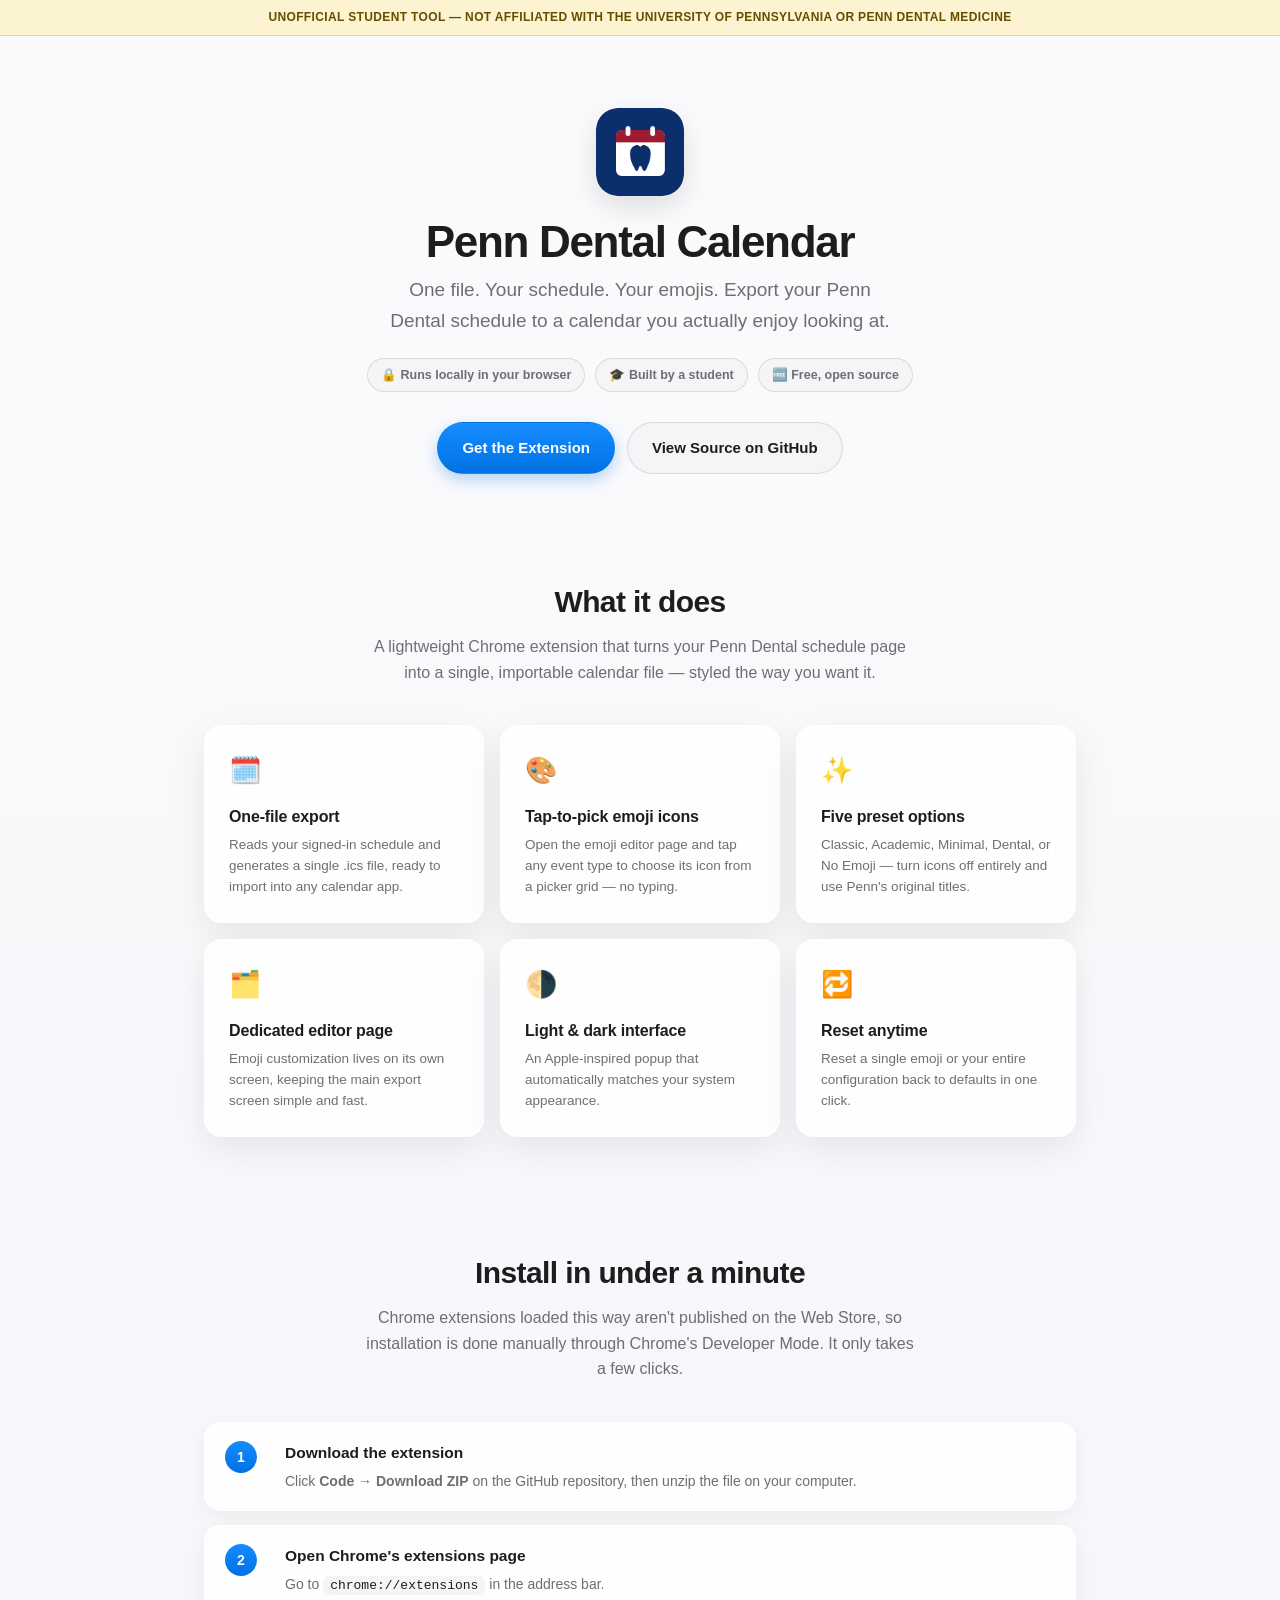
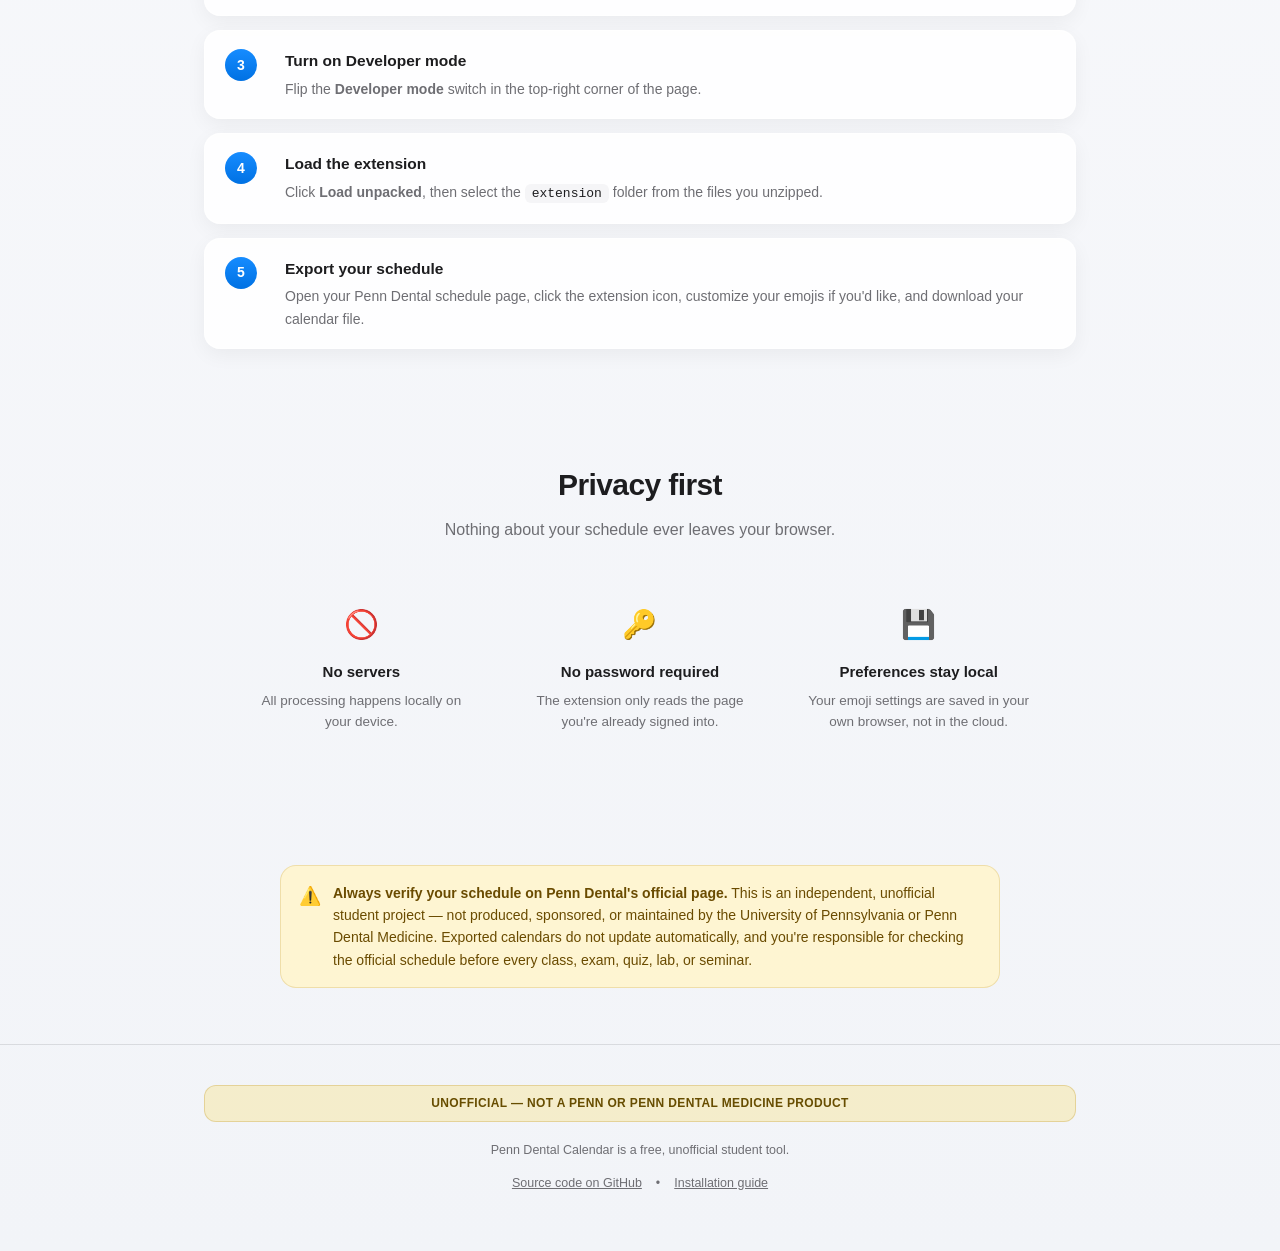
<file: index.html>
<!DOCTYPE html>
<html lang="en">
<head>
<meta charset="utf-8" />
<meta name="viewport" content="width=device-width, initial-scale=1" />
<meta name="color-scheme" content="light dark" />
<title>Penn Dental Calendar — Schedule to Calendar, with Emojis</title>
<meta name="description" content="Unofficial Chrome extension that exports your Penn Dental schedule to a calendar file, with customizable emoji-coded events." />
<link rel="icon" href="extension/icons/icon-48.png" />
<style>
  :root{
    --blue:#0a84ff; --blue2:#0071e3; --fg:#1d1d1f; --muted:#6e6e73; --line:rgba(60,60,67,.14);
    --surface:rgba(255,255,255,.86); --surface2:#f5f5f7; --shadow:0 12px 36px rgba(0,0,0,.08);
    --green:#30b45a; --navy:#011F5B; --penn-red:#990000; --radius:20px;
  }
  *{box-sizing:border-box}
  html{scroll-behavior:smooth}
  body{
    margin:0; color:var(--fg);
    background:linear-gradient(180deg,#fbfbfd 0%,#f2f4f8 100%);
    font:15px/1.6 -apple-system,BlinkMacSystemFont,"SF Pro Text","Segoe UI",Roboto,sans-serif;
    -webkit-font-smoothing:antialiased;
  }
  a{color:var(--blue2)}
  .wrap{max-width:920px;margin:0 auto;padding:0 24px}

  .unofficial-banner{
    padding:9px 16px; background:rgba(255,204,0,.18); border-bottom:1px solid rgba(180,130,0,.25);
    color:#674d00; font-size:12px; font-weight:700; line-height:1.4; letter-spacing:.03em; text-align:center;
  }

  header.hero{padding:72px 0 48px; text-align:center}
  .app-icon{
    width:88px; height:88px; margin:0 auto 22px; border-radius:22px;
    background:linear-gradient(145deg,#fff,#e9edf5); box-shadow:0 10px 28px rgba(0,0,0,.12), inset 0 0 0 .5px rgba(0,0,0,.06);
    display:flex; align-items:center; justify-content:center; overflow:hidden;
  }
  .app-icon img{width:100%;height:100%;object-fit:cover}
  h1{margin:0 0 10px; font-size:44px; font-weight:700; letter-spacing:-.03em; line-height:1.08}
  .tagline{margin:0 auto; max-width:520px; color:var(--muted); font-size:19px; font-weight:500}
  .badge-row{display:flex; gap:10px; justify-content:center; margin-top:22px; flex-wrap:wrap}
  .badge{
    display:inline-flex; align-items:center; gap:6px; padding:6px 13px; border-radius:999px;
    background:var(--surface2); color:var(--muted); font-size:12.5px; font-weight:600; border:1px solid var(--line);
  }
  .cta-row{display:flex; gap:12px; justify-content:center; margin-top:30px; flex-wrap:wrap}
  .btn{
    display:inline-flex; align-items:center; gap:8px; border-radius:980px; padding:13px 24px;
    font-size:15px; font-weight:600; text-decoration:none; transition:.16s; border:1px solid transparent;
  }
  .btn-primary{background:linear-gradient(180deg,#168cff,#0071e3); color:#fff; box-shadow:0 6px 16px rgba(0,113,227,.28)}
  .btn-primary:hover{filter:brightness(1.04); transform:translateY(-1px)}
  .btn-secondary{background:var(--surface2); color:var(--fg); border-color:var(--line)}
  .btn-secondary:hover{background:#ececef}

  section{padding:56px 0}
  .section-title{font-size:30px; font-weight:700; letter-spacing:-.02em; text-align:center; margin:0 0 8px}
  .section-sub{text-align:center; color:var(--muted); font-size:16px; margin:0 auto 40px; max-width:560px}

  .features-grid{display:grid; grid-template-columns:repeat(3,1fr); gap:16px}
  .feature-card{
    background:var(--surface); border:1px solid rgba(255,255,255,.8); box-shadow:var(--shadow);
    backdrop-filter:blur(18px); -webkit-backdrop-filter:blur(18px);
    border-radius:18px; padding:24px; text-align:left;
  }
  .feature-icon{font-size:26px; margin-bottom:12px; display:block}
  .feature-card h3{margin:0 0 6px; font-size:16px; letter-spacing:-.01em}
  .feature-card p{margin:0; color:var(--muted); font-size:13.5px; line-height:1.55}

  .steps{counter-reset:step; display:flex; flex-direction:column; gap:14px}
  .step{
    display:grid; grid-template-columns:44px 1fr; gap:16px; align-items:flex-start;
    background:var(--surface); border:1px solid rgba(255,255,255,.8); box-shadow:0 6px 20px rgba(0,0,0,.05);
    border-radius:16px; padding:18px 20px;
  }
  .step-num{
    counter-increment:step; width:32px; height:32px; border-radius:50%;
    background:linear-gradient(180deg,#168cff,#0071e3); color:#fff; font-weight:700; font-size:14px;
    display:flex; align-items:center; justify-content:center;
  }
  .step-num::before{content:counter(step)}
  .step h3{margin:0 0 4px; font-size:15.5px}
  .step p{margin:0; color:var(--muted); font-size:14px}
  .step code{background:var(--surface2); padding:2px 7px; border-radius:6px; font-size:13px; color:var(--fg)}

  .notice-card{
    display:flex; gap:12px; align-items:flex-start; margin:0 auto; max-width:720px;
    padding:16px 18px; border-radius:16px; color:#6a4b00; background:rgba(255,245,204,.85);
    border:1px solid rgba(180,130,0,.2); font-size:14px; line-height:1.6;
  }
  .notice-icon{font-size:18px}

  .privacy-row{display:grid; grid-template-columns:repeat(3,1fr); gap:16px; max-width:820px; margin:0 auto}
  .privacy-item{text-align:center; padding:20px}
  .privacy-item .feature-icon{font-size:28px}
  .privacy-item h3{margin:10px 0 6px; font-size:15px}
  .privacy-item p{margin:0; color:var(--muted); font-size:13.5px}

  footer{padding:40px 0 60px; text-align:center; color:var(--muted); font-size:12.5px; border-top:1px solid var(--line)}
  footer .unofficial-banner{margin:0 0 18px; border-radius:12px; border:1px solid rgba(180,130,0,.25)}
  footer a{color:var(--muted); text-decoration:underline}
  footer .links{margin-top:10px; display:flex; gap:14px; justify-content:center; flex-wrap:wrap}

  @media (max-width:720px){
    .features-grid{grid-template-columns:1fr}
    .privacy-row{grid-template-columns:1fr}
    h1{font-size:34px}
    .tagline{font-size:17px}
    header.hero{padding:48px 0 36px}
  }

  @media (prefers-color-scheme:dark){
    :root{
      --fg:#f5f5f7; --muted:#a1a1a6; --line:rgba(255,255,255,.12);
      --surface:rgba(38,38,40,.82); --surface2:#2c2c2e;
    }
    body{background:linear-gradient(180deg,#1c1c1e,#111113)}
    .app-icon{background:linear-gradient(145deg,#2c2c2e,#232325)}
    .btn-secondary{background:#2c2c2e; color:var(--fg)}
    .btn-secondary:hover{background:#333335}
    .notice-card{background:rgba(110,83,0,.32); color:#ffd968; border-color:rgba(255,214,104,.2)}
    .unofficial-banner{background:rgba(110,83,0,.35); color:#ffd968; border-color:rgba(255,214,104,.2)}
  }
</style>
</head>
<body>

<div class="unofficial-banner">UNOFFICIAL STUDENT TOOL — NOT AFFILIATED WITH THE UNIVERSITY OF PENNSYLVANIA OR PENN DENTAL MEDICINE</div>

<header class="hero">
  <div class="wrap">
    <div class="app-icon"><img src="extension/icons/icon-128.png" alt="Penn Dental Calendar icon" /></div>
    <h1>Penn Dental Calendar</h1>
    <p class="tagline">One file. Your schedule. Your emojis. Export your Penn Dental schedule to a calendar you actually enjoy looking at.</p>
    <div class="badge-row">
      <span class="badge">🔒 Runs locally in your browser</span>
      <span class="badge">🎓 Built by a student</span>
      <span class="badge">🆓 Free, open source</span>
    </div>
    <div class="cta-row">
      <a class="btn btn-primary" href="#install">Get the Extension</a>
      <a class="btn btn-secondary" href="https://github.com/" id="repoLink">View Source on GitHub</a>
    </div>
  </div>
</header>

<section id="features">
  <div class="wrap">
    <h2 class="section-title">What it does</h2>
    <p class="section-sub">A lightweight Chrome extension that turns your Penn Dental schedule page into a single, importable calendar file — styled the way you want it.</p>
    <div class="features-grid">
      <div class="feature-card">
        <span class="feature-icon">🗓️</span>
        <h3>One-file export</h3>
        <p>Reads your signed-in schedule and generates a single .ics file, ready to import into any calendar app.</p>
      </div>
      <div class="feature-card">
        <span class="feature-icon">🎨</span>
        <h3>Tap-to-pick emoji icons</h3>
        <p>Open the emoji editor page and tap any event type to choose its icon from a picker grid — no typing.</p>
      </div>
      <div class="feature-card">
        <span class="feature-icon">✨</span>
        <h3>Five preset options</h3>
        <p>Classic, Academic, Minimal, Dental, or No Emoji — turn icons off entirely and use Penn's original titles.</p>
      </div>
      <div class="feature-card">
        <span class="feature-icon">🗂️</span>
        <h3>Dedicated editor page</h3>
        <p>Emoji customization lives on its own screen, keeping the main export screen simple and fast.</p>
      </div>
      <div class="feature-card">
        <span class="feature-icon">🌗</span>
        <h3>Light &amp; dark interface</h3>
        <p>An Apple-inspired popup that automatically matches your system appearance.</p>
      </div>
      <div class="feature-card">
        <span class="feature-icon">🔁</span>
        <h3>Reset anytime</h3>
        <p>Reset a single emoji or your entire configuration back to defaults in one click.</p>
      </div>
    </div>
  </div>
</section>

<section id="install">
  <div class="wrap">
    <h2 class="section-title">Install in under a minute</h2>
    <p class="section-sub">Chrome extensions loaded this way aren't published on the Web Store, so installation is done manually through Chrome's Developer Mode. It only takes a few clicks.</p>
    <div class="steps">
      <div class="step">
        <div class="step-num"></div>
        <div>
          <h3>Download the extension</h3>
          <p>Click <strong>Code → Download ZIP</strong> on the GitHub repository, then unzip the file on your computer.</p>
        </div>
      </div>
      <div class="step">
        <div class="step-num"></div>
        <div>
          <h3>Open Chrome's extensions page</h3>
          <p>Go to <code>chrome://extensions</code> in the address bar.</p>
        </div>
      </div>
      <div class="step">
        <div class="step-num"></div>
        <div>
          <h3>Turn on Developer mode</h3>
          <p>Flip the <strong>Developer mode</strong> switch in the top-right corner of the page.</p>
        </div>
      </div>
      <div class="step">
        <div class="step-num"></div>
        <div>
          <h3>Load the extension</h3>
          <p>Click <strong>Load unpacked</strong>, then select the <code>extension</code> folder from the files you unzipped.</p>
        </div>
      </div>
      <div class="step">
        <div class="step-num"></div>
        <div>
          <h3>Export your schedule</h3>
          <p>Open your Penn Dental schedule page, click the extension icon, customize your emojis if you'd like, and download your calendar file.</p>
        </div>
      </div>
    </div>
  </div>
</section>

<section id="privacy">
  <div class="wrap">
    <h2 class="section-title">Privacy first</h2>
    <p class="section-sub">Nothing about your schedule ever leaves your browser.</p>
    <div class="privacy-row">
      <div class="privacy-item">
        <span class="feature-icon">🚫</span>
        <h3>No servers</h3>
        <p>All processing happens locally on your device.</p>
      </div>
      <div class="privacy-item">
        <span class="feature-icon">🔑</span>
        <h3>No password required</h3>
        <p>The extension only reads the page you're already signed into.</p>
      </div>
      <div class="privacy-item">
        <span class="feature-icon">💾</span>
        <h3>Preferences stay local</h3>
        <p>Your emoji settings are saved in your own browser, not in the cloud.</p>
      </div>
    </div>
  </div>
</section>

<section id="disclaimer">
  <div class="wrap">
    <div class="notice-card">
      <span class="notice-icon">⚠️</span>
      <span><strong>Always verify your schedule on Penn Dental's official page.</strong> This is an independent, unofficial student project — not produced, sponsored, or maintained by the University of Pennsylvania or Penn Dental Medicine. Exported calendars do not update automatically, and you're responsible for checking the official schedule before every class, exam, quiz, lab, or seminar.</span>
    </div>
  </div>
</section>

<footer>
  <div class="wrap">
    <div class="unofficial-banner">UNOFFICIAL — NOT A PENN OR PENN DENTAL MEDICINE PRODUCT</div>
    <p>Penn Dental Calendar is a free, unofficial student tool.</p>
    <div class="links">
      <a href="https://github.com/" id="repoLinkFooter">Source code on GitHub</a>
      <span>•</span>
      <a href="#install">Installation guide</a>
    </div>
  </div>
</footer>

</body>
</html>
</file>
